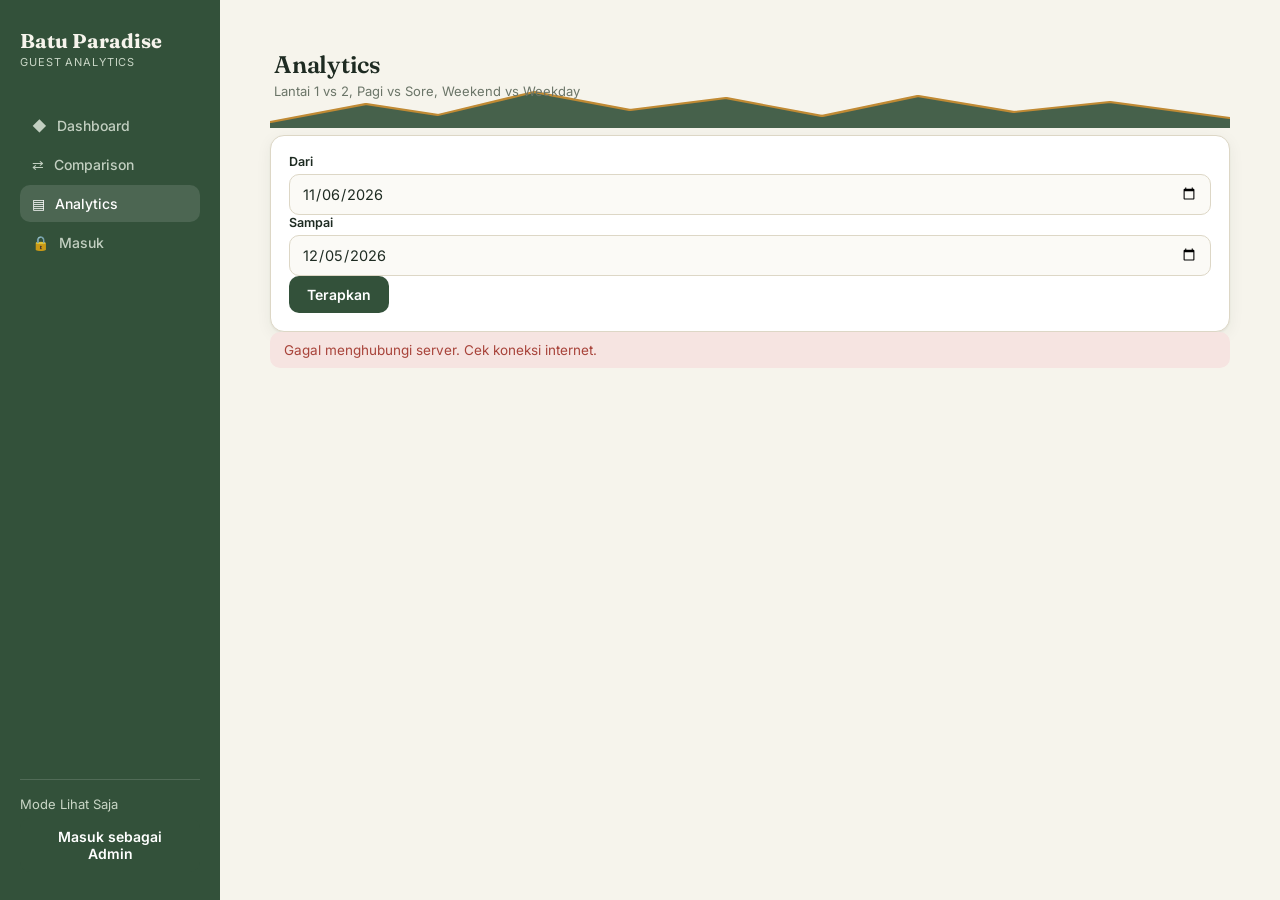
<file: analytics.html>
<!DOCTYPE html>
<html lang="id">
<head>
<meta charset="UTF-8">
<meta name="viewport" content="width=device-width, initial-scale=1.0">
<title>Analytics — Batu Paradise Guest Analytics</title>
<link rel="manifest" href="manifest.json">
<link rel="stylesheet" href="css/style.css">
<link rel="stylesheet" href="css/dashboard.css">
<link rel="stylesheet" href="css/responsive.css">
</head>
<body>

<div class="app-shell">
  <aside class="sidebar" id="sidebar-slot"></aside>

  <main class="main">
    <div class="main-inner">
      <div class="ridge-header">
        <div class="titles">
          <h1>Analytics</h1>
          <div class="subtitle">Lantai 1 vs 2, Pagi vs Sore, Weekend vs Weekday</div>
        </div>
        <div class="ridge-svg-slot"></div>
      </div>

      <div class="card">
        <form id="analyticsForm" class="data-toolbar">
          <div class="field" style="margin-bottom:0;">
            <label for="dariTanggal">Dari</label>
            <input type="date" id="dariTanggal">
          </div>
          <div class="field" style="margin-bottom:0;">
            <label for="sampaiTanggal">Sampai</label>
            <input type="date" id="sampaiTanggal">
          </div>
          <button type="submit">Terapkan</button>
        </form>
      </div>

      <div id="analyticsMessage"></div>

      <div id="analyticsResult">
        <div class="card"><span class="spinner"></span></div>
      </div>
    </div>
  </main>
</div>

<nav class="bottom-nav" id="bottomnav-slot"></nav>

<script src="js/utils.js"></script>
<script src="js/app.js"></script>
<script src="js/api.js"></script>
<script src="js/analytics.js"></script>
</body>
</html>
</file>
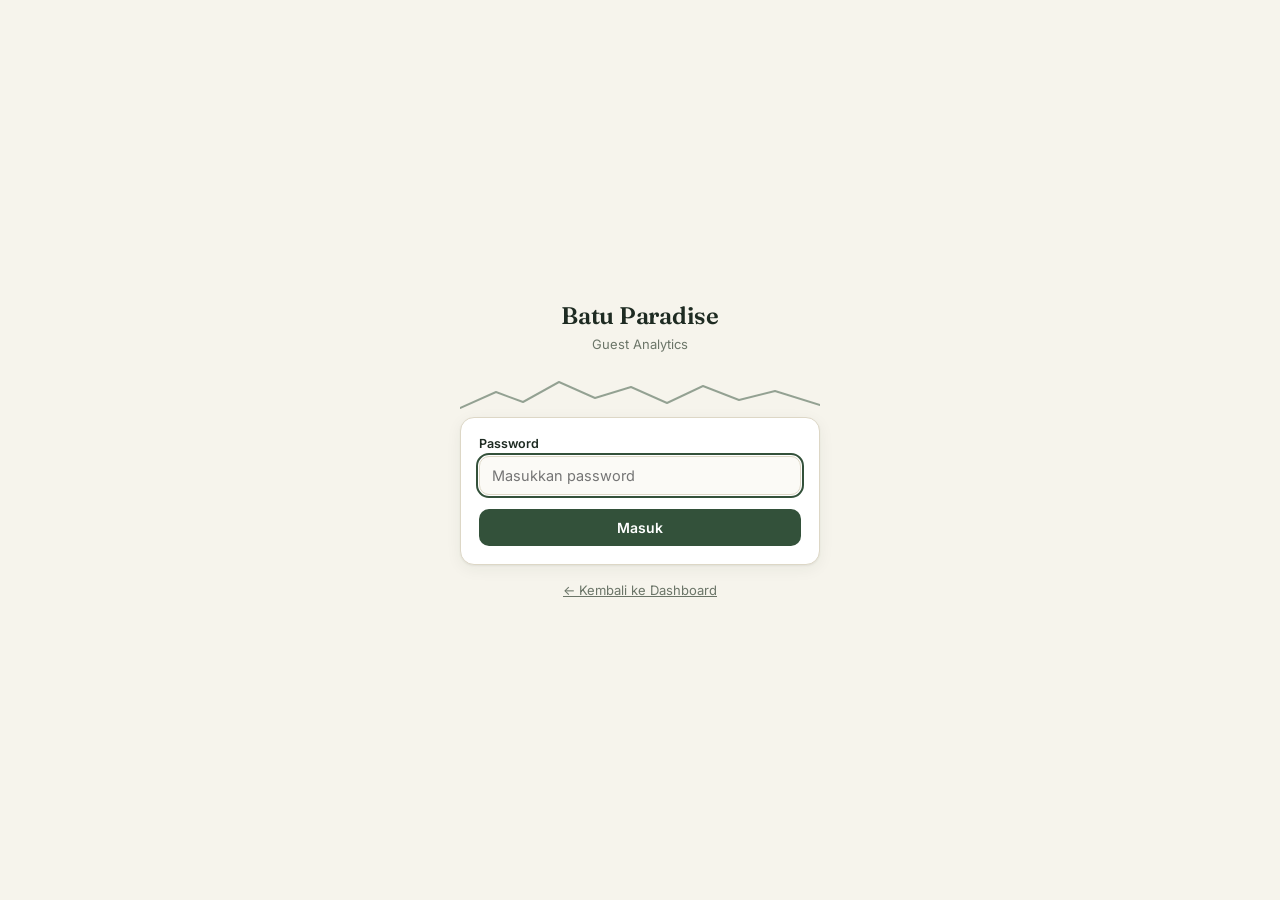
<file: input.html>
<!DOCTYPE html>
<html lang="id">
<head>
<meta charset="UTF-8">
<meta name="viewport" content="width=device-width, initial-scale=1.0">
<title>Input Data — Batu Paradise Guest Analytics</title>
<link rel="manifest" href="manifest.json">
<link rel="stylesheet" href="css/style.css">
<link rel="stylesheet" href="css/input.css">
<link rel="stylesheet" href="css/responsive.css">
</head>
<body>

<div class="app-shell">
  <aside class="sidebar" id="sidebar-slot"></aside>

  <main class="main">
    <div class="main-inner">
      <div class="ridge-header">
        <div class="titles">
          <h1>Input Data Tamu</h1>
          <div class="subtitle" id="formModeLabel">Mode: Input data baru</div>
        </div>
        <div class="ridge-svg-slot"></div>
      </div>

      <div id="inputMessage"></div>

      <div class="card">
        <form id="inputForm">
          <div class="field">
            <label for="tanggal">Tanggal</label>
            <input type="date" id="tanggal">
          </div>

          <div class="floor-group">
            <div class="floor-title">Lantai 1</div>
            <div class="field-row">
              <div class="field"><label for="l1pagi">Pagi</label><input type="number" id="l1pagi" min="0" placeholder="0"></div>
              <div class="field"><label for="l1sore">Sore</label><input type="number" id="l1sore" min="0" placeholder="0"></div>
            </div>
          </div>

          <div class="floor-group">
            <div class="floor-title">Lantai 2</div>
            <div class="field-row">
              <div class="field"><label for="l2pagi">Pagi</label><input type="number" id="l2pagi" min="0" placeholder="0"></div>
              <div class="field"><label for="l2sore">Sore</label><input type="number" id="l2sore" min="0" placeholder="0"></div>
            </div>
          </div>

          <div class="total-preview">
            <span class="label">Total Tamu</span>
            <span class="value mono" id="totalPreview">0</span>
          </div>

          <div class="field">
            <label for="catatan">Catatan (opsional)</label>
            <textarea id="catatan" rows="2" placeholder="Contoh: hujan seharian, event kantor, dll."></textarea>
          </div>

          <div style="display:flex; gap:10px;">
            <button type="submit" id="submitBtn" style="flex:1;">Simpan Data</button>
            <button type="button" id="deleteBtn" class="danger hidden">Hapus</button>
          </div>
        </form>
      </div>

      <div class="card">
        <div class="card-title">Data 14 Hari Terakhir</div>
        <div style="overflow-x:auto;">
          <table>
            <thead>
              <tr>
                <th>Tanggal</th>
                <th class="num">L1 Pagi</th>
                <th class="num">L1 Sore</th>
                <th class="num">L2 Pagi</th>
                <th class="num">L2 Sore</th>
                <th class="num">Total</th>
              </tr>
            </thead>
            <tbody id="recentDataBody">
              <tr><td colspan="6" class="empty-state"><span class="spinner"></span></td></tr>
            </tbody>
          </table>
        </div>
      </div>
    </div>
  </main>
</div>

<nav class="bottom-nav" id="bottomnav-slot"></nav>

<script src="js/utils.js"></script>
<script src="js/app.js"></script>
<script src="js/api.js"></script>
<script src="js/input.js"></script>
</body>
</html>
</file>
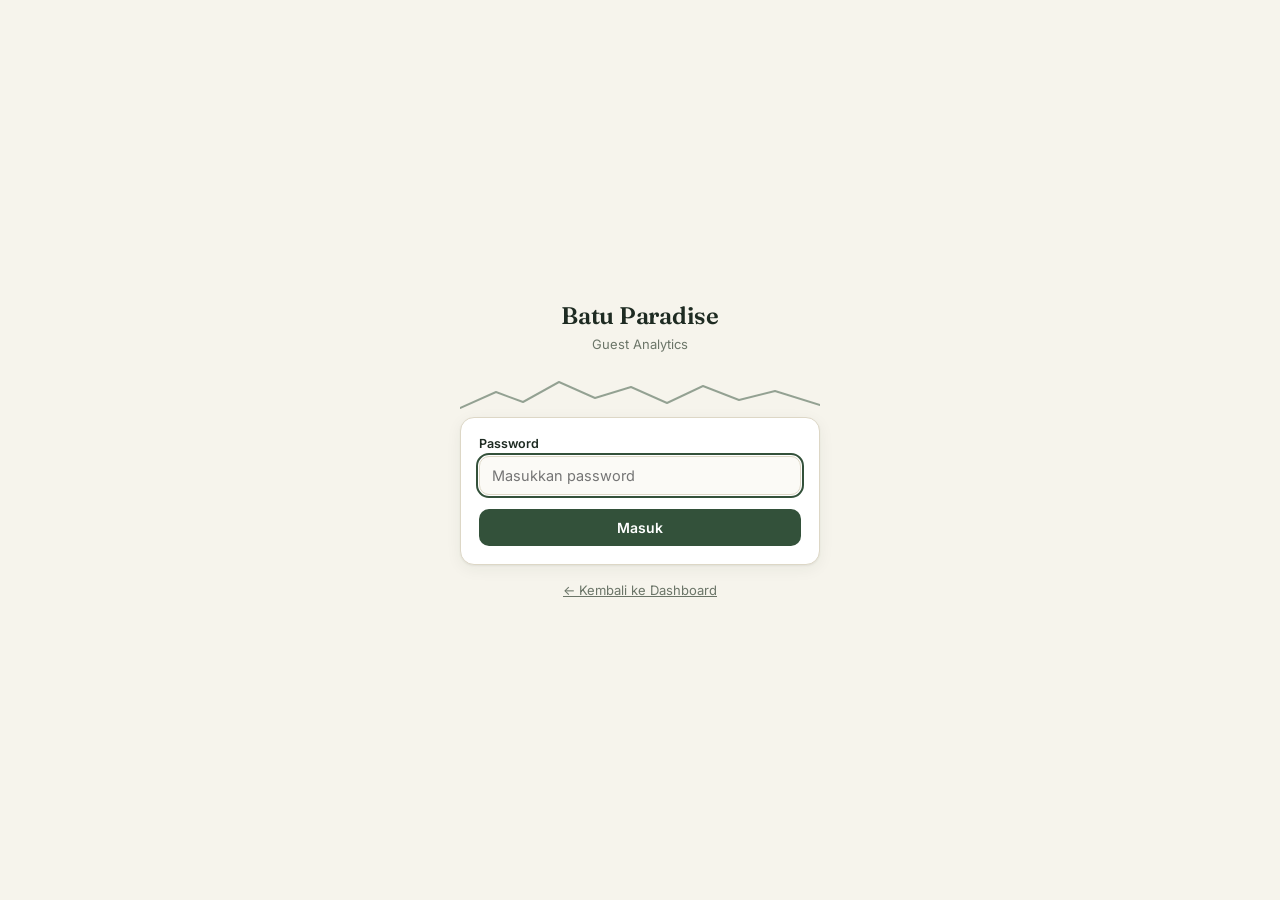
<file: login.html>
<!DOCTYPE html>
<html lang="id">
<head>
<meta charset="UTF-8">
<meta name="viewport" content="width=device-width, initial-scale=1.0">
<title>Masuk — Batu Paradise Guest Analytics</title>
<link rel="manifest" href="manifest.json">
<link rel="stylesheet" href="css/style.css">
<style>
  body {
    display: flex;
    align-items: center;
    justify-content: center;
    min-height: 100vh;
    padding: 20px;
  }
  .login-card {
    width: 100%;
    max-width: 360px;
  }
  .login-header {
    text-align: center;
    margin-bottom: 22px;
  }
  .login-header h1 {
    font-size: 24px;
  }
  .login-header .subtitle {
    color: var(--muted);
    font-size: 13px;
    margin-top: 6px;
  }
  .login-ridge {
    height: 40px;
    margin-bottom: -1px;
  }
</style>
</head>
<body>

<div class="login-card">
  <div class="login-header">
    <h1>Batu Paradise</h1>
    <div class="subtitle">Guest Analytics</div>
  </div>

  <svg class="login-ridge" viewBox="0 0 400 40" preserveAspectRatio="none" xmlns="http://www.w3.org/2000/svg" aria-hidden="true" style="width:100%;">
    <path d="M0 34 L40 18 L70 28 L110 8 L150 24 L190 13 L230 29 L270 12 L310 26 L350 17 L400 31" fill="none" stroke="#33513A" stroke-width="2" stroke-linecap="round" stroke-linejoin="round" opacity="0.5"/>
  </svg>

  <div class="card">
    <div id="loginMessage"></div>
    <form id="loginForm">
      <div class="field">
        <label for="password">Password</label>
        <input type="password" id="password" placeholder="Masukkan password" autofocus autocomplete="current-password">
      </div>
      <button type="submit" id="loginSubmit" style="width:100%;">Masuk</button>
    </form>
  </div>

  <div style="text-align:center;margin-top:14px;">
    <a href="dashboard.html" style="font-size:13px;color:var(--muted);text-decoration:underline;">← Kembali ke Dashboard</a>
  </div>
</div>

<script src="js/utils.js"></script>
<script src="js/app.js"></script>
<script src="js/api.js"></script>
<script src="js/auth.js"></script>
</body>
</html>
</file>
<file: css/style.css>
@import url('https://fonts.googleapis.com/css2?family=Fraunces:opsz,wght@9..144,400;9..144,500;9..144,600;9..144,700&family=Inter:wght@400;500;600;700&family=IBM+Plex+Mono:wght@400;500;600&display=swap');

:root {
  --bg: #F6F4EC;
  --ink: #1E2B22;
  --surface: #FFFFFF;
  --primary: #33513A;
  --primary-dark: #223228;
  --accent: #C08A34;
  --accent-soft: #EFD9A8;
  --down: #A8433A;
  --line: #DDD7C6;
  --muted: #6B7568;

  --font-display: 'Fraunces', serif;
  --font-body: 'Inter', sans-serif;
  --font-mono: 'IBM Plex Mono', monospace;

  --radius: 14px;
  --shadow: 0 1px 2px rgba(30, 43, 34, 0.06), 0 4px 16px rgba(30, 43, 34, 0.06);
}

* { box-sizing: border-box; }

html, body {
  margin: 0;
  padding: 0;
  background: var(--bg);
  color: var(--ink);
  font-family: var(--font-body);
  -webkit-font-smoothing: antialiased;
}

body {
  min-height: 100vh;
  padding-bottom: 72px; /* ruang bottom-nav mobile */
}

h1, h2, h3, .display {
  font-family: var(--font-display);
  font-weight: 600;
  letter-spacing: -0.01em;
  margin: 0;
}

a { color: inherit; }

.mono { font-family: var(--font-mono); }

/* ============ APP SHELL ============ */

.app-shell {
  display: flex;
  min-height: 100vh;
}

.sidebar {
  display: none;
  width: 220px;
  flex-shrink: 0;
  background: var(--primary);
  color: #F6F4EC;
  padding: 28px 20px;
  flex-direction: column;
  gap: 4px;
}

.sidebar .brand {
  font-family: var(--font-display);
  font-size: 20px;
  font-weight: 700;
  margin-bottom: 6px;
}

.sidebar .brand small {
  display: block;
  font-family: var(--font-body);
  font-weight: 400;
  font-size: 11px;
  letter-spacing: 0.08em;
  text-transform: uppercase;
  color: #C9D6C6;
  margin-top: 2px;
}

.sidebar nav {
  margin-top: 28px;
  display: flex;
  flex-direction: column;
  gap: 2px;
}

.sidebar nav a {
  display: flex;
  align-items: center;
  gap: 10px;
  padding: 10px 12px;
  border-radius: 10px;
  text-decoration: none;
  font-size: 14px;
  font-weight: 500;
  color: #DCE6D9;
  opacity: 0.85;
}

.sidebar nav a.active {
  background: rgba(255,255,255,0.12);
  opacity: 1;
  color: #fff;
}

.sidebar .userbox {
  margin-top: auto;
  padding-top: 16px;
  border-top: 1px solid rgba(255,255,255,0.15);
  font-size: 13px;
  color: #C9D6C6;
}

.sidebar .userbox button {
  margin-top: 8px;
}

.main {
  flex: 1;
  min-width: 0;
  padding: 20px 16px 24px;
}

.main-inner {
  max-width: 960px;
  margin: 0 auto;
}

/* ============ RIDGE HEADER (signature element) ============ */

.ridge-header {
  position: relative;
  padding: 18px 4px 28px;
  margin-bottom: 8px;
}

.ridge-header .titles {
  position: relative;
  z-index: 2;
}

.ridge-header h1 {
  font-size: 24px;
}

.ridge-header .subtitle {
  color: var(--muted);
  font-size: 13px;
  margin-top: 4px;
}

.ridge-svg {
  position: absolute;
  left: 0;
  right: 0;
  bottom: -1px;
  width: 100%;
  height: 46px;
  z-index: 1;
}

/* ============ BOTTOM NAV (mobile) ============ */

.bottom-nav {
  position: fixed;
  bottom: 0; left: 0; right: 0;
  display: flex;
  background: var(--surface);
  border-top: 1px solid var(--line);
  z-index: 40;
}

.bottom-nav a {
  flex: 1;
  text-align: center;
  padding: 9px 4px 10px;
  text-decoration: none;
  font-size: 10.5px;
  font-weight: 500;
  color: var(--muted);
  letter-spacing: 0.01em;
}

.bottom-nav a .icon {
  display: block;
  font-size: 18px;
  margin-bottom: 2px;
}

.bottom-nav a.active {
  color: var(--primary);
}

@media (min-width: 860px) {
  body { padding-bottom: 0; }
  .sidebar { display: flex; }
  .bottom-nav { display: none; }
  .main { padding: 32px 40px; }
}

/* ============ COMPONENTS ============ */

.card {
  background: var(--surface);
  border-radius: var(--radius);
  border: 1px solid var(--line);
  box-shadow: var(--shadow);
  padding: 18px;
}

.card + .card { margin-top: 14px; }

.card-title {
  font-size: 12px;
  font-weight: 600;
  text-transform: uppercase;
  letter-spacing: 0.06em;
  color: var(--muted);
  margin-bottom: 10px;
}

.kpi-grid {
  display: grid;
  grid-template-columns: repeat(3, 1fr);
  gap: 12px;
}

@media (max-width: 640px) {
  .kpi-grid { grid-template-columns: 1fr; }
}

.kpi {
  background: var(--surface);
  border: 1px solid var(--line);
  border-radius: var(--radius);
  padding: 16px 16px 14px;
  box-shadow: var(--shadow);
}

.kpi .label {
  font-size: 11px;
  font-weight: 600;
  text-transform: uppercase;
  letter-spacing: 0.06em;
  color: var(--muted);
}

.kpi .value {
  font-family: var(--font-display);
  font-size: 30px;
  font-weight: 600;
  margin-top: 4px;
}

.kpi .delta {
  font-family: var(--font-mono);
  font-size: 12.5px;
  margin-top: 6px;
  display: inline-flex;
  align-items: center;
  gap: 4px;
  padding: 2px 8px;
  border-radius: 20px;
}

.delta.up { color: #275A33; background: #E4EEE0; }
.delta.down { color: var(--down); background: #F6E4E1; }
.delta.flat { color: var(--muted); background: #ECEAE0; }

.kpi-note {
  font-size: 11px;
  color: var(--muted);
  margin-top: 5px;
}

label {
  display: block;
  font-size: 12.5px;
  font-weight: 600;
  color: var(--ink);
  margin-bottom: 5px;
}

input[type="text"],
input[type="password"],
input[type="number"],
input[type="date"],
select,
textarea {
  width: 100%;
  padding: 10px 12px;
  border-radius: 10px;
  border: 1px solid var(--line);
  background: #FBFAF6;
  font-family: var(--font-body);
  font-size: 14.5px;
  color: var(--ink);
}

input:focus, select:focus, textarea:focus, button:focus-visible {
  outline: 2px solid var(--primary);
  outline-offset: 1px;
}

.field { margin-bottom: 14px; }

.field-row {
  display: grid;
  grid-template-columns: 1fr 1fr;
  gap: 12px;
}

@media (max-width: 560px) {
  .field-row { grid-template-columns: 1fr; }
}

button, .btn {
  font-family: var(--font-body);
  font-weight: 600;
  font-size: 14px;
  border-radius: 10px;
  border: none;
  padding: 10px 18px;
  cursor: pointer;
  background: var(--primary);
  color: #fff;
}

button:hover { background: var(--primary-dark); }

button.secondary {
  background: transparent;
  color: var(--ink);
  border: 1px solid var(--line);
}

button.secondary:hover { background: #EFEDE3; }

button.danger { background: var(--down); }
button.danger:hover { background: #8B372F; }

button:disabled { opacity: 0.55; cursor: not-allowed; }

.tabs {
  display: flex;
  gap: 6px;
  flex-wrap: wrap;
  margin-bottom: 14px;
}

.tabs button {
  background: transparent;
  color: var(--muted);
  border: 1px solid var(--line);
  font-size: 13px;
  padding: 7px 14px;
}

.tabs button.active {
  background: var(--primary);
  color: #fff;
  border-color: var(--primary);
}

table {
  width: 100%;
  border-collapse: collapse;
  font-size: 13.5px;
}

th, td {
  text-align: left;
  padding: 9px 10px;
  border-bottom: 1px solid var(--line);
}

th {
  font-size: 11px;
  text-transform: uppercase;
  letter-spacing: 0.05em;
  color: var(--muted);
  font-weight: 600;
}

td.num, th.num { font-family: var(--font-mono); text-align: right; }

.message {
  padding: 10px 14px;
  border-radius: 10px;
  font-size: 13.5px;
  margin-bottom: 14px;
}

.message.error { background: #F6E4E1; color: var(--down); }
.message.success { background: #E4EEE0; color: #275A33; }

.empty-state {
  text-align: center;
  padding: 32px 16px;
  color: var(--muted);
  font-size: 13.5px;
}

.spinner {
  width: 18px; height: 18px;
  border: 2.5px solid var(--line);
  border-top-color: var(--primary);
  border-radius: 50%;
  animation: spin 0.7s linear infinite;
  display: inline-block;
  vertical-align: middle;
}

@keyframes spin { to { transform: rotate(360deg); } }

.hidden { display: none !important; }
</file>
<file: css/dashboard.css>
.trend-chart-wrap {
  position: relative;
  height: 220px;
}

.trend-range-tabs {
  margin-bottom: 10px;
}

.floor-split {
  display: grid;
  grid-template-columns: 1fr 1fr;
  gap: 12px;
  margin-top: 4px;
}

@media (max-width: 560px) {
  .floor-split { grid-template-columns: 1fr; }
}

.split-bar-row {
  display: flex;
  align-items: center;
  gap: 10px;
  margin-top: 8px;
}

.split-bar-row .bar-track {
  flex: 1;
  height: 8px;
  background: #ECEAE0;
  border-radius: 20px;
  overflow: hidden;
}

.split-bar-row .bar-fill {
  height: 100%;
  background: var(--primary);
  border-radius: 20px;
}

.split-bar-row .bar-fill.accent { background: var(--accent); }

.split-bar-row .bar-value {
  font-family: var(--font-mono);
  font-size: 12.5px;
  width: 64px;
  text-align: right;
}
</file>
<file: css/responsive.css>
@media (max-width: 400px) {
  .ridge-header h1 { font-size: 20px; }
  .kpi .value { font-size: 26px; }
}

@media (prefers-reduced-motion: reduce) {
  .spinner { animation: none; border-top-color: var(--line); }
  * { transition: none !important; animation-duration: 0.001ms !important; }
}
</file>
<file: css/input.css>
.total-preview {
  background: var(--accent-soft);
  border-radius: 12px;
  padding: 14px 16px;
  display: flex;
  align-items: baseline;
  justify-content: space-between;
  margin: 4px 0 18px;
}

.total-preview .label {
  font-size: 12px;
  font-weight: 600;
  text-transform: uppercase;
  letter-spacing: 0.05em;
  color: #6B5322;
}

.total-preview .value {
  font-family: var(--font-display);
  font-size: 26px;
  font-weight: 700;
  color: #6B5322;
}

.floor-group {
  border: 1px solid var(--line);
  border-radius: 12px;
  padding: 14px;
  margin-bottom: 12px;
}

.floor-group .floor-title {
  font-size: 13px;
  font-weight: 700;
  margin-bottom: 10px;
}

.data-toolbar {
  display: flex;
  gap: 10px;
  align-items: flex-end;
  flex-wrap: wrap;
  margin-bottom: 14px;
}

.row-actions {
  display: flex;
  gap: 6px;
}

.row-actions button {
  padding: 5px 10px;
  font-size: 12px;
}
</file>
